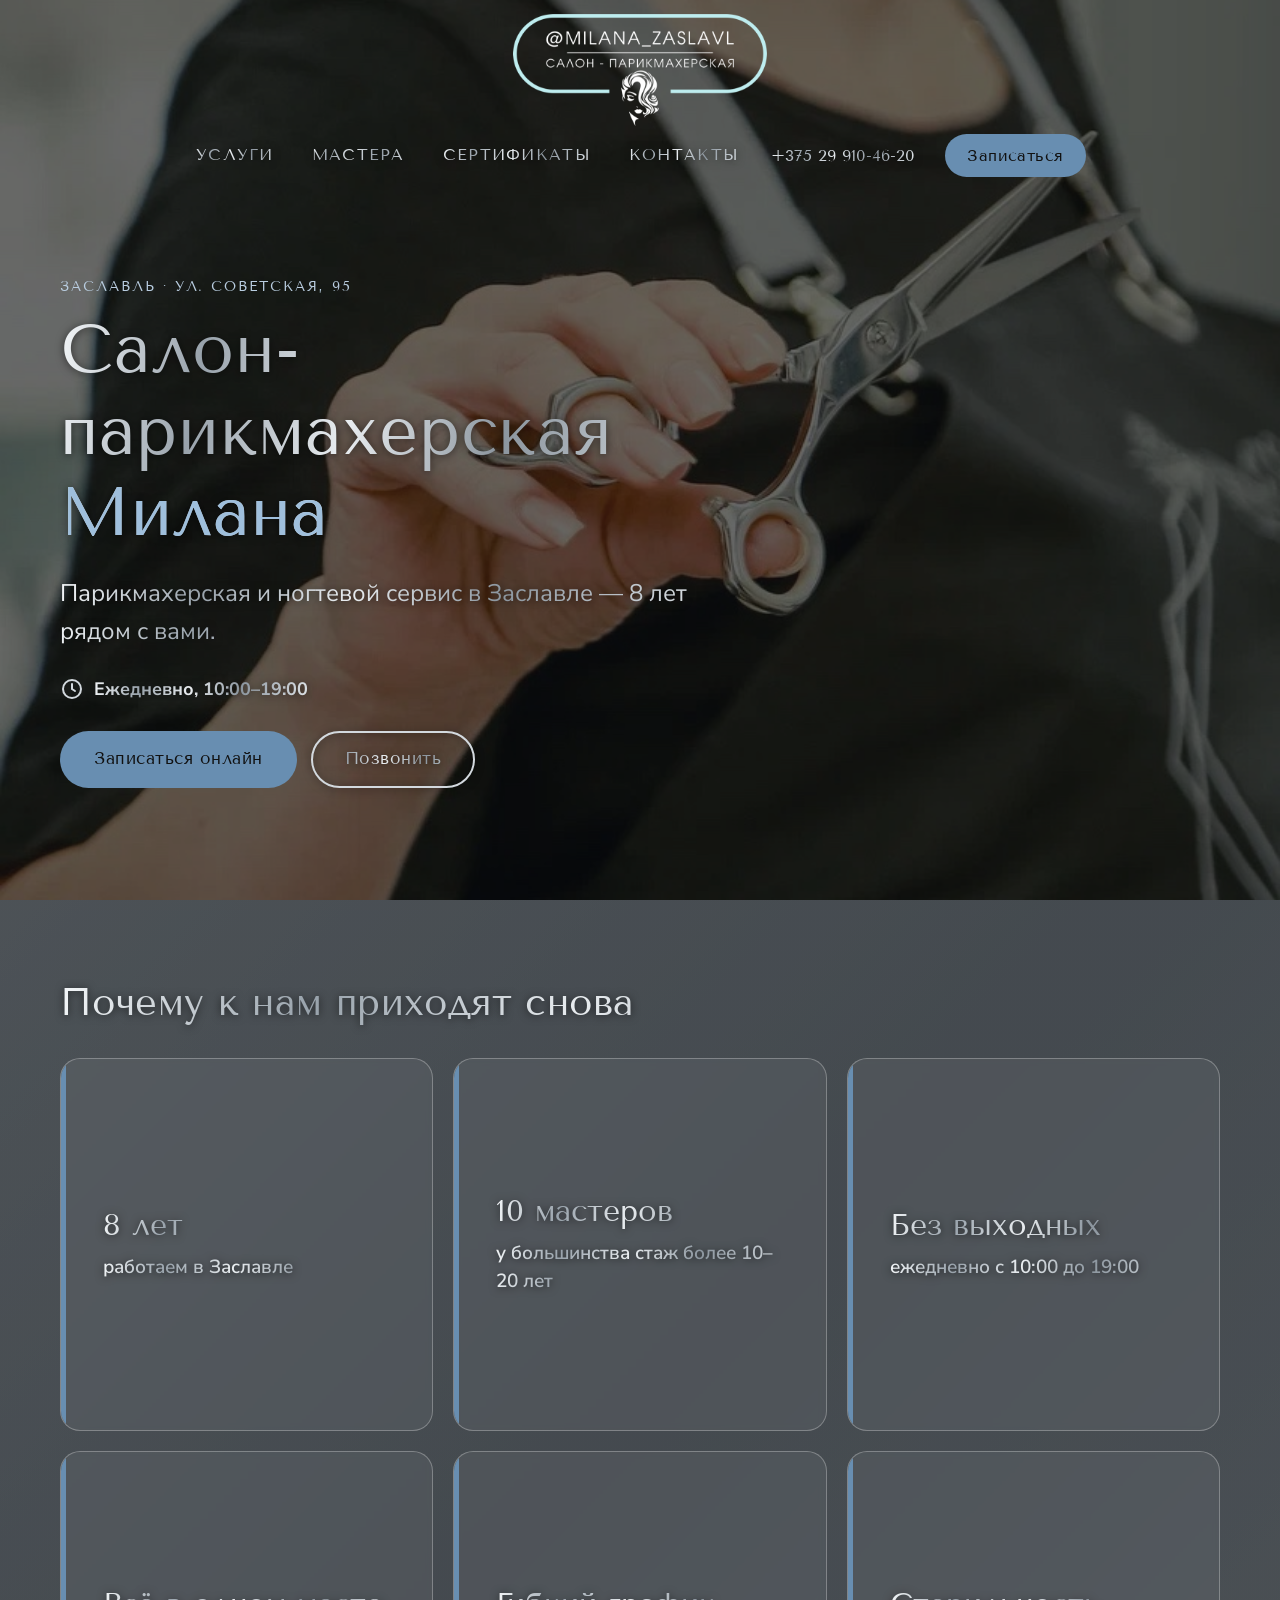
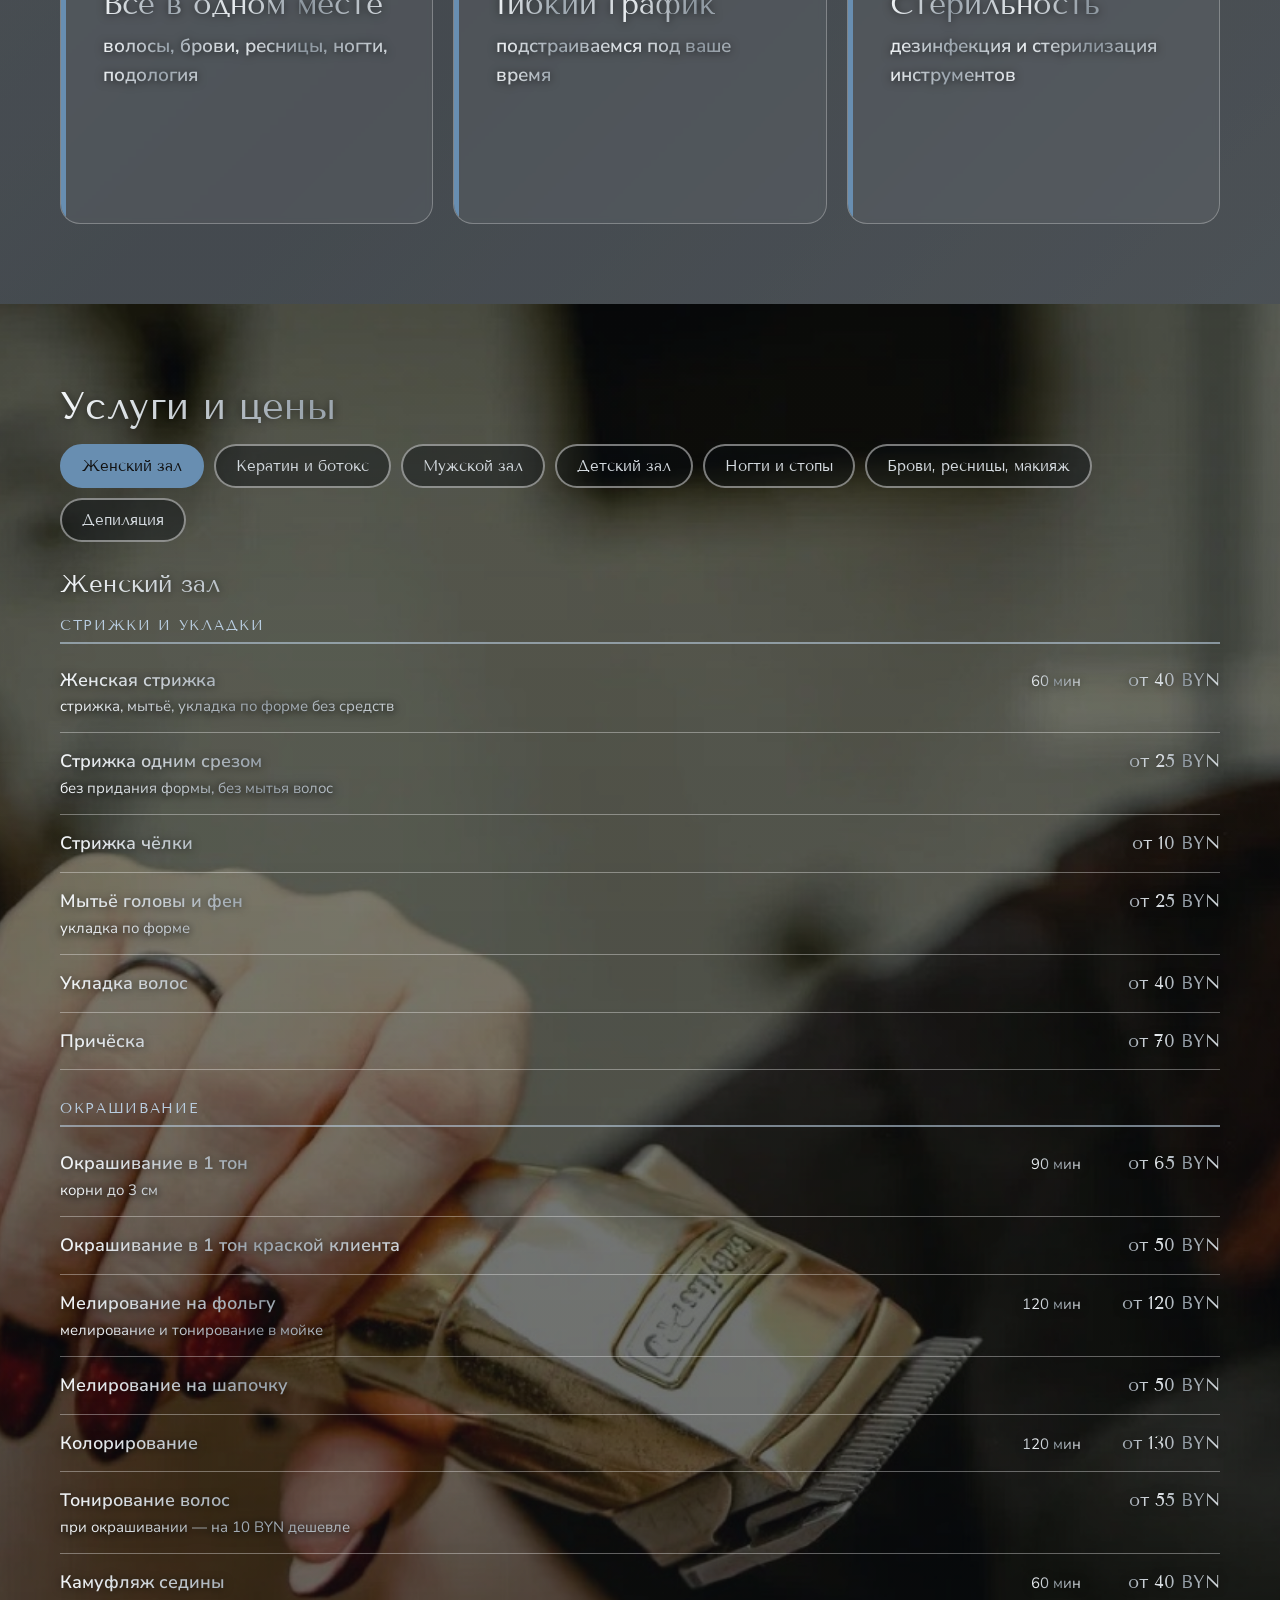
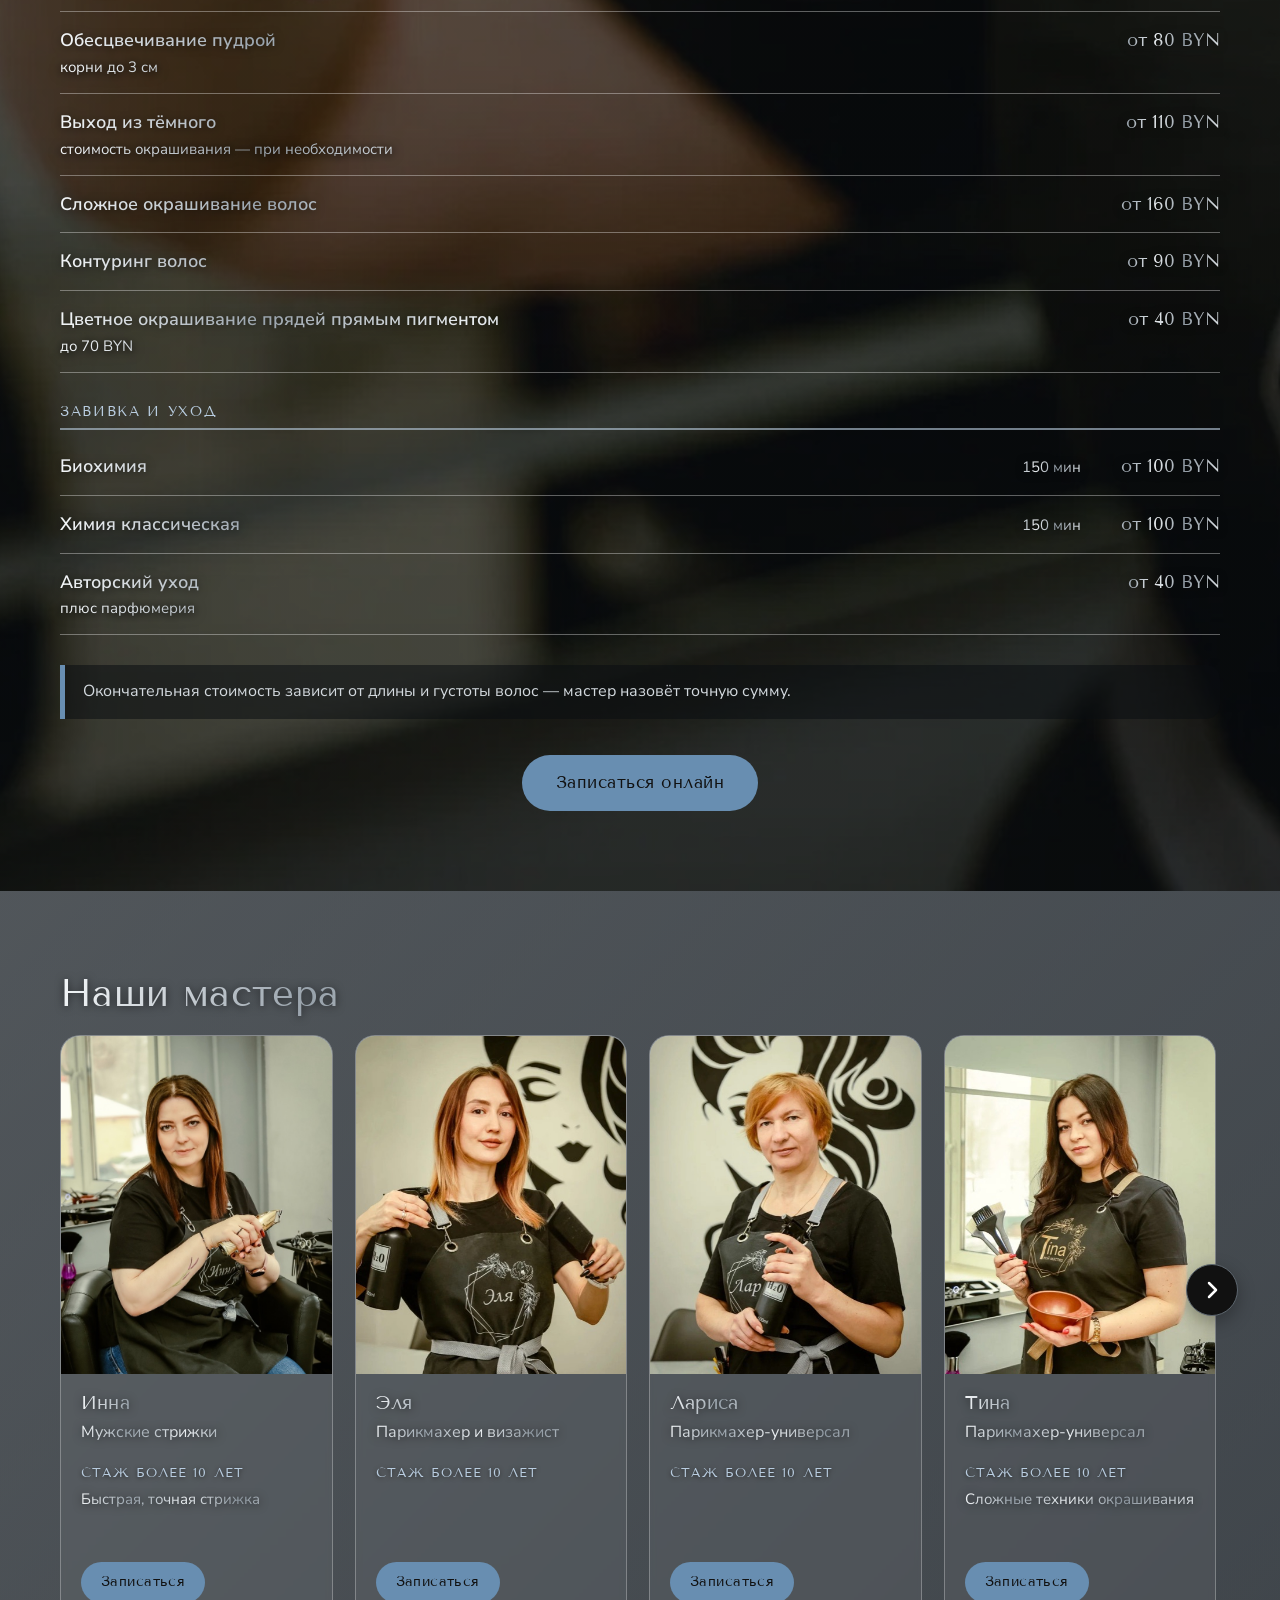
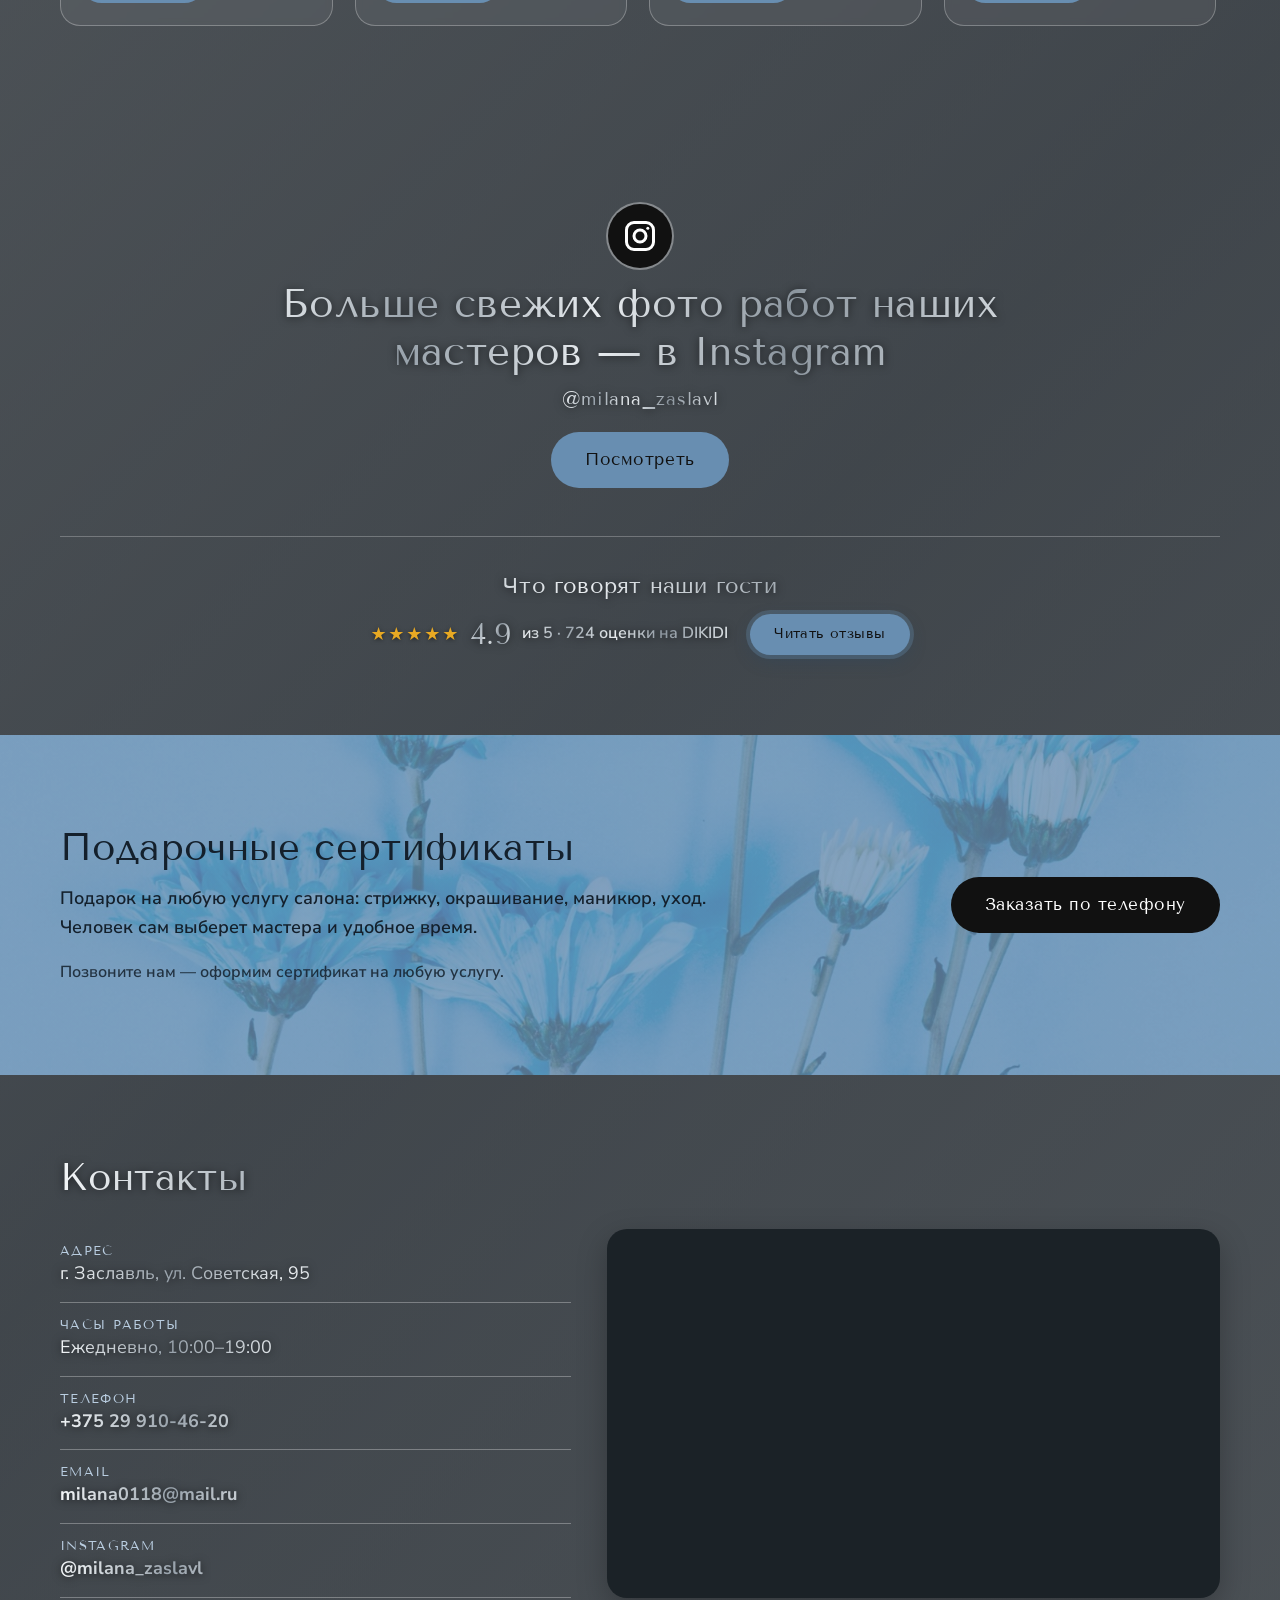
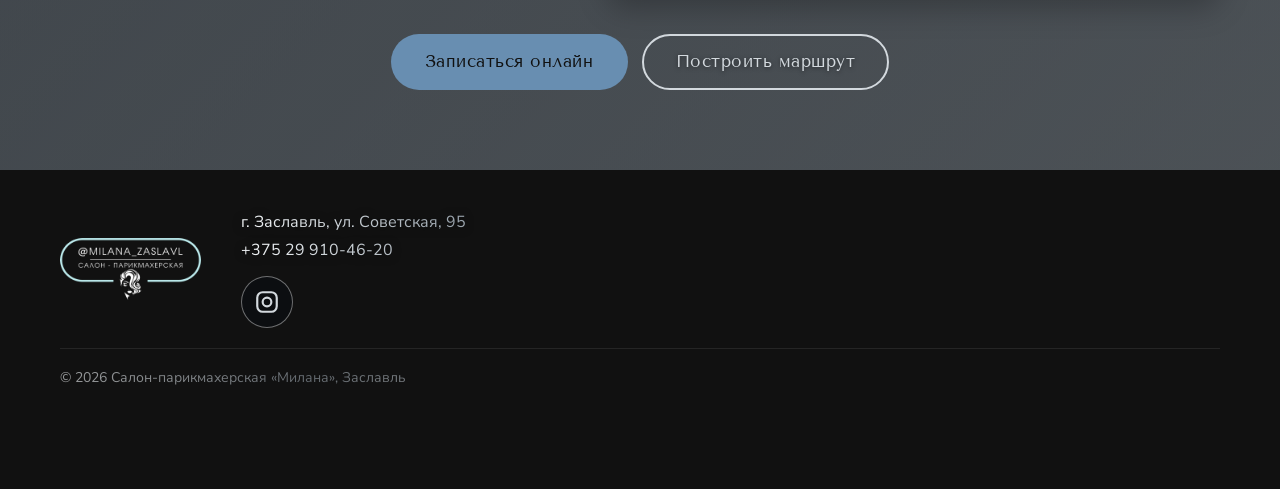
<file: index.html>
<!doctype html>
<html lang="ru">
<head>
  <meta charset="utf-8">
  <meta name="viewport" content="width=device-width, initial-scale=1">
  <title>Салон-парикмахерская Милана — Заславль, Советская 95 | Стрижки, окрашивание, маникюр</title>
  <meta name="description" content="Салон-парикмахерская «Милана» в Заславле: стрижки, окрашивание, маникюр, педикюр, брови и ресницы. 10 мастеров, 8 лет работы. Ежедневно 10:00–19:00. Онлайн-запись.">
  <meta name="theme-color" content="#688EB1">
  <meta property="og:type" content="website">
  <meta property="og:title" content="Салон-парикмахерская Милана — Заславль">
  <meta property="og:description" content="Парикмахерская и ногтевой сервис в Заславле — 8 лет рядом с вами. Онлайн-запись.">
  <meta property="og:image" content="https://milana-zaslavl.github.io/img/salon/hero.jpg">
  <link rel="icon" href="img/logo.png">
  <link rel="preconnect" href="https://fonts.googleapis.com">
  <link rel="preconnect" href="https://fonts.gstatic.com" crossorigin>
  <link href="https://fonts.googleapis.com/css2?family=Tenor+Sans&family=Nunito+Sans:wght@400;600;700&display=swap&subset=cyrillic" rel="stylesheet">
  <link rel="stylesheet" href="css/style.css?v=3">
  <script type="application/ld+json">
  {
    "@context": "https://schema.org",
    "@type": "HairSalon",
    "name": "Салон-парикмахерская Милана",
    "image": "https://milana-zaslavl.github.io/img/salon/hero.jpg",
    "telephone": "+375299104620",
    "email": "milana0118@mail.ru",
    "address": {"@type": "PostalAddress", "streetAddress": "ул. Советская, 95", "addressLocality": "Заславль", "addressCountry": "BY"},
    "openingHoursSpecification": {"@type": "OpeningHoursSpecification", "dayOfWeek": ["Monday","Tuesday","Wednesday","Thursday","Friday","Saturday","Sunday"], "opens": "10:00", "closes": "19:00"},
    "sameAs": ["https://www.instagram.com/milana_zaslavl"]
  }
  </script>
</head>
<body>
  <a class="skip" href="#main">К содержимому</a>

  <header class="header" id="top">
    <div class="wrap header__row">
      <a class="header__logo" href="#top" aria-label="Салон-парикмахерская Милана — на главную">
        <img src="img/logo-white.png" alt="Милана — салон-парикмахерская" width="140" height="62">
      </a>
      <nav class="nav" id="nav" aria-label="Основное меню">
        <a href="#services">Услуги</a>
        <a href="#masters">Мастера</a>
        <a href="#certificates">Сертификаты</a>
        <a href="#contacts">Контакты</a>
      </nav>
      <a class="header__phone" data-link="phone"><span data-bind="phoneDisplay"></span></a>
      <a class="btn btn--accent header__cta" data-link="dikidi" target="_blank" rel="noopener">Записаться</a>
      <button class="burger" id="burger" type="button" aria-label="Открыть меню" aria-expanded="false" aria-controls="nav"><span></span><span></span><span></span></button>
    </div>
  </header>

  <main id="main">
    <!-- Первый экран -->
    <section class="hero">
      <div class="wrap hero__text">
        <p class="eyebrow">Заславль · ул. Советская, 95</p>
        <h1>Салон-парикмахерская <span>Милана</span></h1>
        <p class="lead">Парикмахерская и ногтевой сервис в Заславле — 8 лет рядом с вами.</p>
        <p class="hours"><svg aria-hidden="true" viewBox="0 0 24 24"><circle cx="12" cy="12" r="9"/><path d="M12 7v5l3 2"/></svg><span data-bind="hours"></span></p>
        <div class="hero__btns">
          <a class="btn btn--accent btn--lg" data-link="dikidi" target="_blank" rel="noopener">Записаться онлайн</a>
          <a class="btn btn--ghost btn--lg" data-link="phone">Позвонить</a>
        </div>
      </div>
    </section>

    <!-- Почему мы -->
    <section class="section section--muted" id="why">
      <div class="wrap">
        <h2>Почему к нам приходят снова</h2>
        <ul class="why">
          <li><b>8 лет</b><span>работаем в Заславле</span></li>
          <li><b>10 мастеров</b><span>у большинства стаж более 10–20 лет</span></li>
          <li><b>Без выходных</b><span>ежедневно с 10:00 до 19:00</span></li>
          <li><b>Всё в одном месте</b><span>волосы, брови, ресницы, ногти, подология</span></li>
          <li><b>Гибкий график</b><span>подстраиваемся под ваше время</span></li>
          <li><b>Стерильность</b><span>дезинфекция и стерилизация инструментов</span></li>
        </ul>
      </div>
    </section>

    <!-- Услуги и цены -->
    <section class="section section--photo" id="services">
      <div class="wrap">
        <h2>Услуги и цены</h2>
        <div class="price-panel">
          <div class="tabs" id="tabs" role="tablist" aria-label="Разделы прайса"></div>
          <div class="panels" id="panels"><p class="loading">Загружаем прайс…</p></div>
        </div>
        <div class="center"><a class="btn btn--accent btn--lg" data-link="dikidi" target="_blank" rel="noopener">Записаться онлайн</a></div>
      </div>
    </section>

    <!-- Мастера -->
    <section class="section section--muted" id="masters">
      <div class="wrap">
        <h2>Наши мастера</h2>
        <div class="slider">
          <button class="slider__btn slider__btn--prev" id="mPrev" type="button" aria-label="Назад"><svg viewBox="0 0 24 24" aria-hidden="true"><path d="M15 5l-7 7 7 7"/></svg></button>
          <div class="masters" id="mastersList" tabindex="0" role="region" aria-label="Мастера салона, листайте вбок"></div>
          <button class="slider__btn slider__btn--next" id="mNext" type="button" aria-label="Вперёд"><svg viewBox="0 0 24 24" aria-hidden="true"><path d="M9 5l7 7-7 7"/></svg></button>
        </div>
      </div>
    </section>

    <!-- Галерея -->
    <section class="section section--insta" id="gallery">
      <div class="wrap insta-wrap">
      <div class="insta">
        <svg class="insta__icon" viewBox="0 0 24 24" aria-hidden="true"><rect x="3" y="3" width="18" height="18" rx="5"/><circle cx="12" cy="12" r="4"/><circle cx="17.2" cy="6.8" r="1" fill="currentColor" stroke="none"/></svg>
        <h2>Больше свежих фото работ наших мастеров — в Instagram</h2>
        <p class="insta__handle" data-bind="instagramHandle"></p>
        <a class="btn btn--dark btn--lg" data-link="instagram" target="_blank" rel="noopener" aria-label="Посмотреть работы в Instagram">Посмотреть</a>
      </div>
      <div class="reviews reviews--after" id="reviews">
        <h3 class="reviews__title">Что говорят наши гости</h3>
        <div class="reviews__rating">
          <span class="reviews__stars" aria-hidden="true">★★★★★</span>
          <b class="reviews__score" data-bind="rating"></b>
          <span class="reviews__count">из 5 · <span data-bind="ratingCount"></span> оценки на DIKIDI</span>
        </div>
        <a class="btn btn--accent btn--glow" data-link="reviews" target="_blank" rel="noopener">Читать отзывы</a>
      </div>
      </div>
    </section>

    <div class="flowers">
      <!-- Сертификаты -->
      <section class="section section--cert" id="certificates">
        <div class="wrap cert">
          <div>
            <h2>Подарочные сертификаты</h2>
            <p>Подарок на любую услугу салона: стрижку, окрашивание, маникюр, уход. Человек сам выберет мастера и удобное время.</p>
            <p class="cert__small">Заказать сертификат можно в Telegram — напишите нам, и мы всё оформим.</p>
          </div>
          <a class="btn btn--accent btn--lg" id="certBtn" target="_blank" rel="noopener">Заказать сертификат</a>
        </div>
      </section>

    </div>

    <!-- Контакты -->
    <section class="section section--muted" id="contacts">
      <div class="wrap">
        <h2>Контакты</h2>
        <div class="contacts">
          <ul class="contacts__list">
            <li><span class="k">Адрес</span><span data-bind="address"></span></li>
            <li><span class="k">Часы работы</span><span data-bind="hours"></span></li>
            <li><span class="k">Телефон</span><a data-link="phone"><span data-bind="phoneDisplay"></span></a></li>
            <li><span class="k">Email</span><a data-link="email"><span data-bind="email"></span></a></li>
            <li><span class="k">Instagram</span><a data-link="instagram" target="_blank" rel="noopener"><span data-bind="instagramHandle"></span></a></li>
            <li data-needs="telegram"><span class="k">Telegram</span><a data-link="telegram" target="_blank" rel="noopener">Написать в Telegram</a></li>
          </ul>
          <div class="map" id="map" role="region" aria-label="Карта проезда"></div>
        </div>
        <div class="center">
          <a class="btn btn--accent btn--lg" data-link="dikidi" target="_blank" rel="noopener">Записаться онлайн</a>
          <a class="btn btn--ghost btn--lg" id="routeBtn" target="_blank" rel="noopener">Построить маршрут</a>
        </div>
      </div>
    </section>
  </main>

  <footer class="footer">
    <div class="wrap footer__row">
      <img src="img/logo-white.png" alt="Милана — салон-парикмахерская" width="150" height="66">
      <div class="footer__col">
        <span data-bind="address"></span>
        <a data-link="phone"><span data-bind="phoneDisplay"></span></a>
        <a class="footer__insta" data-link="instagram" target="_blank" rel="noopener" aria-label="Мы в Instagram"><svg width="26" height="26" viewBox="0 0 24 24" aria-hidden="true"><rect x="3" y="3" width="18" height="18" rx="5"/><circle cx="12" cy="12" r="4"/><circle cx="17.2" cy="6.8" r="1" fill="currentColor" stroke="none"/></svg></a>
      </div>
      <p class="footer__copy">© <span id="year"></span> Салон-парикмахерская «Милана», Заславль</p>
    </div>
  </footer>

  <!-- Плавающая панель на телефоне -->
  <div class="dock" id="dock">
    <a class="btn btn--accent" data-link="dikidi" target="_blank" rel="noopener">Записаться</a>
    <a class="dock__icon" data-link="phone" aria-label="Позвонить"><svg viewBox="0 0 24 24" aria-hidden="true"><path d="M5 4h4l2 5-2.5 1.5a11 11 0 0 0 5 5L15 13l5 2v4a2 2 0 0 1-2 2A16 16 0 0 1 3 6a2 2 0 0 1 2-2z"/></svg></a>
    <a class="dock__icon" data-link="telegram" data-needs="telegram" target="_blank" rel="noopener" aria-label="Написать в Telegram"><svg viewBox="0 0 24 24" aria-hidden="true"><path d="M21 4 3 11l5 2 2 6 3-4 5 4z"/></svg></a>
  </div>

  <button class="to-top" id="to-top" type="button" aria-label="Наверх" hidden><svg viewBox="0 0 24 24" aria-hidden="true"><path d="M6 14l6-6 6 6"/></svg></button>

  <script src="data/fallback.js"></script>
  <script src="js/main.js?v=3"></script>
</body>
</html>
</file>
<file: css/style.css>
:root {
  --color-accent: #688EB1;
  --color-accent-soft: #B9CDE0;
  --color-dark: #111111;
  --color-light: #FFFFFF;
  --color-muted: #cfd6db;
  --color-text: #1b1b1b;
  --color-text-2: #1f2a33;
  --color-line: #7f8991;
  --metal: linear-gradient(180deg, #c9d0d5 0%, #98a1a9 42%, #bcc4ca 58%, #7f8991 100%);
  --metal-wide: linear-gradient(135deg, #c9d0d5 0%, #a2abb2 25%, #c4cbd0 50%, #98a1a9 75%, #bcc4ca 100%);
  --radius: 20px;
  --font-head: "Tenor Sans", "Montserrat", system-ui, sans-serif;
  --font-body: "Nunito Sans", system-ui, sans-serif;
}

*, *::before, *::after { box-sizing: border-box; }
[hidden] { display: none !important; }
html { scroll-behavior: smooth; scroll-padding-top: 104px; }
body {
  margin: 0; background: #b4bcc3 var(--metal-wide); color: var(--color-text);
  font: 400 18px/1.6 var(--font-body);
  -webkit-text-size-adjust: 100%;
}
img { max-width: 100%; height: auto; display: block; }
a { color: inherit; }
h1, h2, h3 { font-family: var(--font-head); line-height: 1.2; margin: 0; letter-spacing: .01em; }
h2 { font-size: clamp(26px, 4vw, 38px); margin-bottom: 14px; font-weight: 600; }
p { margin: 0 0 1em; }
:focus-visible { outline: 3px solid var(--color-dark); outline-offset: 3px; border-radius: 6px; }

.wrap { width: min(1160px, 100% - 32px); margin-inline: auto; }
.skip { position: absolute; left: -999px; top: 8px; background: var(--color-dark); color: #fff; padding: 8px 14px; border-radius: 8px; z-index: 100; }
.skip:focus { left: 8px; }
.center { text-align: center; margin-top: 36px; display: flex; gap: 14px; justify-content: center; flex-wrap: wrap; }

/* Кнопки */
.btn {
  display: inline-flex; align-items: center; justify-content: center;
  padding: 12px 24px; border-radius: 999px; border: 2px solid transparent;
  font: 400 16px/1.2 var(--font-head); text-decoration: none; cursor: pointer;
  transition: background .2s, color .2s, border-color .2s, transform .2s; white-space: nowrap;
}
.btn--accent { background: var(--color-accent); color: var(--color-dark); }
.btn--accent:hover { background: var(--color-dark); color: #fff; }
.btn--ghost { border-color: var(--color-dark); color: var(--color-dark); background: transparent; }
.btn--ghost:hover { background: var(--color-dark); color: #fff; }
.section--dark .btn--accent:hover { background: #fff; color: var(--color-dark); }
.btn--lg { padding: 16px 32px; font-size: 17px; }

/* Шапка */
.header { position: fixed; top: 0; left: 0; right: 0; z-index: 50; color: #fff; background: transparent; transition: background .3s, backdrop-filter .3s; }
.header.is-scrolled { background: rgba(10,14,18,.32); -webkit-backdrop-filter: blur(4px); backdrop-filter: blur(4px); }
.header.menu-open { background: rgba(10,14,18,.78); -webkit-backdrop-filter: blur(10px); backdrop-filter: blur(10px); }
.header__row { position: relative; display: flex; flex-wrap: wrap; align-items: center; justify-content: center; gap: 8px 30px; padding: 14px 0 12px; }
.header__logo { flex: 0 0 100%; display: flex; justify-content: center; }
.header__logo img { height: 112px; width: auto; transition: height .3s; }
.nav { display: flex; gap: 34px; }
.header .nav a, .header__phone { text-shadow: 0 1px 8px rgba(0,0,0,.5); }
.nav a { text-decoration: none; font: 400 16px var(--font-head); text-transform: uppercase; letter-spacing: .08em; padding: 8px 2px; border-bottom: 2px solid transparent; }
.nav a:hover { border-color: var(--color-accent); }
.header__phone { text-decoration: none; font: 400 16px var(--font-head); white-space: nowrap; }
.header__phone:hover { color: var(--color-accent); }
.header__cta { padding: 10px 20px; }
.burger { display: none; width: 44px; height: 44px; border: 0; background: transparent; padding: 10px; cursor: pointer; flex-direction: column; justify-content: center; gap: 5px; }
.burger span { display: block; height: 2px; background: #fff; border-radius: 2px; transition: transform .2s, opacity .2s; }
.burger[aria-expanded="true"] span:nth-child(1) { transform: translateY(7px) rotate(45deg); }
.burger[aria-expanded="true"] span:nth-child(2) { opacity: 0; }
.burger[aria-expanded="true"] span:nth-child(3) { transform: translateY(-7px) rotate(-45deg); }

/* Первый экран */
.hero { position: relative; min-height: 100vh; min-height: 100svh; display: flex; align-items: center; padding: 230px 0 64px; overflow: hidden; background: var(--color-dark); color: #fff; }
.hero::after { content: ""; position: absolute; inset: 0; background: linear-gradient(90deg, rgba(10,14,18,.82) 0%, rgba(10,14,18,.6) 45%, rgba(10,14,18,.2) 100%); }
.hero__text { position: relative; z-index: 1; }
.hero__text > * { max-width: 640px; }
.eyebrow { font: 400 14px var(--font-head); letter-spacing: .14em; text-transform: uppercase; color: var(--color-accent-soft); margin-bottom: 14px; }
.hero h1 { font-size: clamp(27px, 7.4vw, 68px); overflow-wrap: anywhere; font-weight: 700; margin-bottom: 20px; }
.hero h1 span { display: block; color: var(--color-accent); }
.lead { font-size: clamp(19px, 2.2vw, 24px); color: #e8eef2; }
.hours { display: flex; align-items: center; gap: 10px; font-weight: 700; margin-bottom: 28px; }
.hours svg { width: 24px; height: 24px; fill: none; stroke: #fff; stroke-width: 2; stroke-linecap: round; }
.hero__btns { display: flex; gap: 14px; flex-wrap: wrap; }
.hero .btn--accent:hover { background: #fff; color: var(--color-dark); }
.hero .btn--ghost { border-color: #fff; color: #fff; }
.hero .btn--ghost:hover { background: #fff; color: var(--color-dark); }

/* Секции */
.section { padding: 80px 0; }
.section--muted { background: linear-gradient(135deg, #dde2e6 0%, #bcc4ca 50%, #d6dce0 100%); }
.section--dark { background: var(--color-dark); color: #fff; }
.section__lead { color: var(--color-text-2); max-width: 40em; margin-bottom: 32px; }

/* Почему мы */
.why { list-style: none; margin: 32px 0 0; padding: 0; display: grid; grid-template-columns: repeat(3, 1fr); gap: 20px; }
.why li { background: var(--metal); border-radius: var(--radius); padding: 26px 26px 24px; border: 1px solid var(--color-line); display: flex; flex-direction: column; gap: 4px; position: relative; overflow: hidden; }
.why li::before { content: ""; position: absolute; left: 0; top: 0; bottom: 0; width: 5px; background: var(--color-accent); }
.why b { font: 400 22px var(--font-head); }
.why span { color: var(--color-text-2); }

/* Прайс на фоне фото */
.section--photo { background: linear-gradient(rgba(10,14,18,.5), rgba(10,14,18,.68)), url("../img/salon/bg-services.jpg") center 42% / cover no-repeat; color: #fff; }
.section--photo h2 { color: #fff; }
.section--photo .section__lead { color: #e3e9ed; }
.price-panel { background: none; padding: 0; border: 0; box-shadow: none; }
.section--photo { --color-line: rgba(255,255,255,.35); }
.section--photo .panel h3, .section--photo .row__name, .section--photo .row__price { color: #fff; text-shadow: 0 1px 6px rgba(0,0,0,.6); }
.section--photo .row__note, .section--photo .row__time { color: #dbe3e8; text-shadow: 0 1px 6px rgba(0,0,0,.6); }
.section--photo .group__title { color: var(--color-accent-soft); border-bottom-color: rgba(185,205,224,.6); }
.section--photo .panel__note { background: rgba(10,14,18,.55); color: #fff; border-left-color: var(--color-accent); }
.section--photo .loading { color: #fff; }
.section--photo .tab { background: rgba(10,14,18,.45); border-color: rgba(255,255,255,.45); color: #fff; }
.section--photo .tab:hover { border-color: var(--color-accent); }
.section--photo .tab[aria-selected="true"] { background: var(--color-accent); border-color: var(--color-accent); color: var(--color-dark); }
.section--photo .center .btn--accent:hover { background: #fff; color: var(--color-dark); }
@media (max-width: 600px) { .tabs { margin-inline: -16px; padding-inline: 16px; } }

/* Прайс */
.tabs { display: flex; gap: 10px; flex-wrap: wrap; margin-bottom: 28px; }
.tab { font: 400 15px var(--font-head); padding: 11px 20px; border-radius: 999px; border: 2px solid var(--color-line); background: var(--metal); color: var(--color-dark); cursor: pointer; transition: all .2s; }
.tab:hover { border-color: var(--color-accent); }
.tab[aria-selected="true"] { background: var(--color-dark); border-color: var(--color-dark); color: #fff; }
.panel[hidden] { display: none; }
.panel h3 { font-size: 24px; margin-bottom: 18px; font-weight: 600; }
.group { margin-bottom: 30px; }
.group__title { font: 400 14px var(--font-head); text-transform: uppercase; letter-spacing: .12em; color: #2B4560; margin-bottom: 8px; padding-bottom: 8px; border-bottom: 2px solid var(--color-accent-soft); }
.rows { list-style: none; margin: 0; padding: 0; }
.row { display: grid; grid-template-columns: 1fr auto auto; gap: 8px 22px; align-items: baseline; padding: 14px 0; border-bottom: 1px solid var(--color-line); }
.row__name { font-weight: 600; }
.row__note { display: block; font-weight: 400; font-size: 15px; color: var(--color-text-2); }
.row__time { color: var(--color-text-2); font-size: 15px; white-space: nowrap; text-align: right; min-width: 5.5em; }
.row__price { font: 400 18px var(--font-head); white-space: nowrap; text-align: right; min-width: 6.5em; }
.panel__note { background: var(--color-muted); border-left: 5px solid var(--color-accent); border-radius: 0 14px 14px 0; padding: 14px 18px; color: var(--color-text-2); font-size: 16px; margin-top: 6px; }
.loading { color: var(--color-text-2); }

/* Мастера */
.slider { position: relative; }
.masters { display: flex; gap: 22px; overflow-x: auto; scroll-snap-type: x mandatory; scroll-behavior: smooth; padding: 4px 2px 18px; scrollbar-width: thin; scrollbar-color: #5d666e transparent; -webkit-overflow-scrolling: touch; }
.masters .master { flex: 0 0 calc((100% - 66px) / 4); scroll-snap-align: start; }
.slider__btn { position: absolute; top: 38%; z-index: 2; width: 52px; height: 52px; border-radius: 50%; border: 1px solid #5d666e; background: var(--color-dark); color: #fff; cursor: pointer; display: grid; place-items: center; box-shadow: 0 6px 18px rgba(0,0,0,.3); transition: opacity .2s, background .2s; }
.slider__btn:hover { background: var(--color-accent); color: var(--color-dark); }
.slider__btn svg { width: 24px; height: 24px; fill: none; stroke: currentColor; stroke-width: 2.5; stroke-linecap: round; stroke-linejoin: round; }
.slider__btn--prev { left: -18px; }
.slider__btn--next { right: -18px; }
.slider__btn[disabled] { opacity: 0; pointer-events: none; }
.master { background: var(--metal); border-radius: var(--radius); overflow: hidden; border: 1px solid var(--color-line); display: flex; flex-direction: column; }
.master__photo { aspect-ratio: 4 / 5; background: var(--color-accent-soft); overflow: hidden; }
.master__photo img { width: 100%; height: 100%; object-fit: cover; object-position: top; }
.master__photo--empty { display: grid; place-items: center; background: linear-gradient(135deg, var(--color-accent-soft), #dbe6f0); font: 400 72px var(--font-head); color: var(--color-dark); }
.master__body { padding: 18px 20px 22px; display: flex; flex-direction: column; gap: 6px; flex: 1; }
.master h3 { font-size: 19px; font-weight: 700; }
.master__role { color: var(--color-text-2); font-size: 16px; line-height: 1.4; }
.master__exp { font: 400 13px var(--font-head); text-transform: uppercase; letter-spacing: .08em; color: #2B4560; }
.master__note { font-size: 15px; color: var(--color-text); }
.master .btn { margin-top: auto; padding: 10px 18px; font-size: 14px; align-self: flex-start; }
.master__body > .master__note + .btn, .master__body > .master__exp + .btn { margin-top: 14px; }
.master__spacer { flex: 1; }

/* Галерея */
.gallery { display: grid; grid-template-columns: repeat(4, 1fr); grid-auto-rows: 220px; grid-auto-flow: dense; gap: 14px; margin-top: 28px; }
.gallery figure { margin: 0; border-radius: var(--radius); overflow: hidden; background: var(--color-muted); }
.gallery img { width: 100%; height: 100%; object-fit: cover; transition: transform .5s; }
.gallery figure:hover img { transform: scale(1.04); }
.g--tall { grid-row: span 2; }

.insta { position: relative; z-index: 1; display: flex; flex-direction: column; align-items: center; text-align: center; gap: 12px; }
.insta h2 { max-width: 20em; margin: 0; font-size: clamp(26px, 4vw, 40px); }
.insta__icon { width: 64px; height: 64px; padding: 14px; border-radius: 50%; background: var(--color-dark); color: #fff; fill: none; stroke: currentColor; stroke-width: 2; }
.insta__handle { font: 400 18px var(--font-head); margin: 0 0 10px; letter-spacing: .04em; }
.btn--dark { background: var(--color-dark); color: #fff; }
.btn--dark:hover { background: #fff; color: var(--color-dark); }


/* Сертификаты */
.cert { display: flex; align-items: center; justify-content: space-between; gap: 32px; flex-wrap: wrap; }
.cert > div { max-width: 40em; }
.cert h2 { color: #fff; }
.cert p { color: #d5dde3; }
.cert__small { font-size: 16px; opacity: .85; margin: 0; }

/* Стерильность */
.clean { max-width: 760px; text-align: center; }
.clean p { color: var(--color-text-2); font-size: 20px; }

/* Контакты */
.contacts { display: grid; grid-template-columns: 1fr 1.2fr; gap: 36px; margin-top: 28px; align-items: stretch; }
.contacts__list { list-style: none; margin: 0; padding: 0; display: flex; flex-direction: column; }
.contacts__list li { display: flex; flex-direction: column; padding: 14px 0; border-bottom: 1px solid var(--color-line); }
.contacts__list .k { font: 400 13px var(--font-head); letter-spacing: .1em; text-transform: uppercase; color: #2B4560; }
.contacts__list a { text-decoration: none; font-weight: 700; }
.contacts__list a:hover { text-decoration: underline; }
.map { border-radius: var(--radius); overflow: hidden; min-height: 360px; background: #1b2227; position: relative; box-shadow: 0 10px 30px rgba(0,0,0,.25); }
.map iframe { position: absolute; inset: 0; width: 100%; height: 100%; border: 0; filter: invert(1) hue-rotate(180deg) brightness(.92) contrast(.95) saturate(.7); }

/* Подвал */
.footer { background: var(--color-dark); color: #d5dde3; padding: 40px 0 100px; font-size: 16px; }
.footer__row { display: grid; grid-template-columns: auto 1fr; gap: 20px 40px; align-items: center; }
.footer img { height: 62px; width: auto; }
.footer__col { display: flex; flex-direction: column; gap: 2px; }
.footer a { text-decoration: none; }
.footer a:hover { color: var(--color-accent); }
.footer__copy { grid-column: 1 / -1; margin: 0; font-size: 14px; opacity: .6; border-top: 1px solid #333; padding-top: 18px; }

/* Нижняя панель (телефон) */
.dock { display: none; }

@media (max-width: 1000px) {
  .masters .master { flex-basis: calc((100% - 44px) / 3); }
  .header__phone { display: none; }
}
@media (max-width: 860px) {
  body { font-size: 17px; }
  .section { padding: 56px 0; }
  .burger { display: flex; position: absolute; right: -8px; top: 14px; }
  .header__logo img { height: 76px; }
  .nav { display: none; position: absolute; top: 100%; left: 0; right: 0; background: rgba(10,14,18,.92); flex-direction: column; gap: 0; padding: 8px 16px 16px; border-bottom: 1px solid rgba(255,255,255,.2); }
  .nav.is-open { display: flex; }
  .nav a { padding: 14px 4px; font-size: 17px; border-bottom: 1px solid rgba(255,255,255,.2); }
  .hero { padding: 170px 0 48px; }
  .hero::after { background: linear-gradient(180deg, rgba(10,14,18,.55), rgba(10,14,18,.8)); }
  .why { grid-template-columns: repeat(2, 1fr); }
  .masters .master { flex-basis: calc((100% - 22px) / 2); }
  .slider__btn--prev { left: -6px; }
  .slider__btn--next { right: -6px; }
  .gallery { grid-template-columns: repeat(2, 1fr); grid-auto-rows: 180px; }
  .contacts { grid-template-columns: 1fr; }
  .map { min-height: 300px; }
}
@media (max-width: 600px) {
  .header__logo img { height: 64px; }
  .header__cta { display: none; }
  .hero { padding-top: 120px; }
  .hero__btns .btn { flex: 1 1 100%; }
  .why { grid-template-columns: 1fr; }
  .masters { gap: 12px; }
  .masters .master { flex-basis: 74%; }
  .slider__btn { display: none; }
  .master__body { padding: 14px 14px 18px; }
  .master h3 { font-size: 16px; }
  .master__role { font-size: 14px; }
  .master__note { font-size: 14px; }
  .master .btn { padding: 9px 14px; font-size: 13px; }
  .row { grid-template-columns: 1fr auto; }
  .row__time { grid-column: 1; grid-row: 2; text-align: left; }
  .row__price { grid-row: 1 / span 2; grid-column: 2; align-self: center; min-width: 0; }
  .tabs { flex-wrap: nowrap; overflow-x: auto; margin-inline: -16px; padding: 0 16px 8px; scrollbar-width: none; }
  .tab { white-space: nowrap; flex: none; }
  .footer__row { grid-template-columns: 1fr; }
  .cert .btn { width: 100%; }
  .dock { display: flex; position: fixed; z-index: 60; left: 12px; right: 12px; bottom: 12px; gap: 10px; align-items: center; background: var(--metal); border: 1px solid #5d666e; border-radius: 999px; padding: 8px; box-shadow: 0 10px 30px rgba(0,0,0,.18); }
  .dock .btn { flex: 1; }
  .dock__icon { width: 46px; height: 46px; border-radius: 50%; background: var(--color-dark); display: grid; place-items: center; }
  .dock__icon svg { width: 22px; height: 22px; fill: none; stroke: #fff; stroke-width: 2; stroke-linejoin: round; }
}
@media (prefers-reduced-motion: reduce) {
  html, .masters { scroll-behavior: auto; }
  * { transition: none !important; }
}

/* ===== Металлический текст вместо белого ===== */
:root {
  --metal-text: linear-gradient(100deg, #f4f7f9 0%, #98a2ab 22%, #e9edf0 45%, #8b959e 68%, #dde2e6 100%);
  --metal-solid: #d3d9de;
}
.header .nav a, .header__phone,
.hero h1, .lead, .hours span, .hero .btn--ghost,
.section--photo h2, .section--photo .section__lead,
.section--photo .panel h3, .section--photo .row__name, .section--photo .row__price,
.section--photo .row__note, .section--photo .row__time, .section--photo .loading,
.cert h2, .cert p,
.footer__col > span, .footer__col a, .footer__copy {
  background: var(--metal-text);
  -webkit-background-clip: text; background-clip: text;
  color: transparent; -webkit-text-fill-color: transparent;
  text-shadow: none;
  filter: drop-shadow(0 1px 4px rgba(0,0,0,.55));
}
.hero h1 span { -webkit-text-fill-color: var(--color-accent); background: none; filter: none; }
.header .nav a:hover, .header__phone:hover, .footer a:hover { -webkit-text-fill-color: var(--color-accent); }
.hero .btn--ghost { border-color: var(--metal-solid); }
.hero .btn--ghost:hover { background: var(--metal-text); -webkit-background-clip: border-box; background-clip: border-box; -webkit-text-fill-color: var(--color-dark); filter: none; }
.footer__copy { filter: none; }
.hours svg { stroke: var(--metal-solid); }
.burger span { background: var(--metal-solid); }
.section--photo .tab { color: var(--metal-solid); }
.section--photo .tab[aria-selected="true"] { color: var(--color-dark); }
.section--photo .panel__note { color: var(--metal-solid); }
.section--photo .tab:hover { color: #fff; }
@media (max-width: 600px) { .header .nav a { filter: none; } }

/* Сертификаты на фоне с цветами */
.section--cert { padding: 90px 0; }
.section--cert .cert h2, .section--cert .cert p { background: none; -webkit-background-clip: border-box; background-clip: border-box; color: #14202c; -webkit-text-fill-color: #14202c; filter: none; }
.section--cert .cert p { font-weight: 600; }
.section--cert .btn--accent { background: var(--color-dark); color: #fff; }
.section--cert .btn--accent:hover { background: #fff; color: var(--color-dark); }

/* Один общий фон с цветами на сертификаты и отзывы */
.flowers { background: linear-gradient(rgba(104,142,177,.8), rgba(104,142,177,.8)), url("../img/salon/bg-certificates.jpg") center 80% / cover no-repeat, #688EB1; }

/* Компактный блок отзывов под мастерами */
.reviews { display: flex; align-items: center; justify-content: center; gap: 10px 18px; flex-wrap: wrap; margin-top: 24px; text-align: center; }
.reviews p { margin: 0; font-size: 16px; font-weight: 600; color: var(--color-text); }
.reviews__stars { font-size: 18px; letter-spacing: .1em; color: #d99a12; }
.reviews .btn { padding: 10px 22px; font-size: 14px; }
.btn--glow { box-shadow: 0 0 0 4px rgba(104,142,177,.3), 0 6px 16px rgba(43,69,96,.4); }

/* Фото с ножницами — один фиксированный фон: при прокрутке страница «скользит» поверх него */
:root { --scissors: url("../img/salon/hero-scissors.jpg"); }
.hero { background: var(--color-dark) var(--scissors) 60% 25% / cover fixed; }
.section--muted { background: linear-gradient(rgba(208,215,220,.86), rgba(208,215,220,.86)), var(--scissors) 60% 25% / cover fixed; }
@media (hover: none) and (pointer: coarse) {
  /* на телефонах fixed работает рывками — там фон едет вместе со страницей */
  .hero { background-attachment: scroll; }
  .section--muted { background-attachment: scroll; }
}

/* Блок Instagram — без цветного фона: тот же фиксированный фон с ножницами */
.section--insta { background: linear-gradient(rgba(208,215,220,.86), rgba(208,215,220,.86)), var(--scissors) 60% 25% / cover fixed; color: var(--color-dark); }
@media (hover: none) and (pointer: coarse) { .section--insta { background-attachment: scroll; } }


/* Без светлой вуали: фото с ножницами видно, текст — металлический */
.section--muted, .section--insta { background: linear-gradient(rgba(10,14,18,.62), rgba(10,14,18,.62)), var(--scissors) 60% 25% / cover fixed; color: #fff; }
.section--muted h2, .section--insta h2, .insta__handle, .reviews p,
.contacts__list li > span:not(.k), .contacts__list a {
  background: var(--metal-text);
  -webkit-background-clip: text; background-clip: text;
  color: transparent; -webkit-text-fill-color: transparent;
  filter: drop-shadow(0 1px 4px rgba(0,0,0,.6));
}
.contacts__list a:hover { -webkit-text-fill-color: var(--color-accent); text-decoration: none; }
.contacts__list .k { color: #B9CDE0; }
.contacts__list li { border-bottom-color: rgba(255,255,255,.3); }
.section--insta .btn--dark { background: var(--color-accent); color: var(--color-dark); }
.section--insta .btn--dark:hover { background: #fff; }
.insta__icon { box-shadow: 0 0 0 2px rgba(255,255,255,.35); }
.reviews__stars { text-shadow: 0 1px 4px rgba(0,0,0,.5); color: #e8a923; }
@media (hover: none) and (pointer: coarse) { .section--muted, .section--insta { background-attachment: scroll; } }
.why li, .master { color: var(--color-text); }
.why li b, .master h3 { color: var(--color-dark); }

/* Затемнение первого экрана = затемнению следующих разделов, чтобы между ними не было шва */
.hero::after { background: rgba(10,14,18,.62); }

/* Блок «Что говорят наши гости» с рейтингом */
.reviews__title { flex: 0 0 100%; font-size: 22px; margin: 0; background: var(--metal-text); -webkit-background-clip: text; background-clip: text; color: transparent; -webkit-text-fill-color: transparent; filter: drop-shadow(0 1px 4px rgba(0,0,0,.6)); }
.reviews__rating { display: flex; align-items: center; gap: 10px; flex-wrap: wrap; justify-content: center; }
.reviews__score { font: 400 30px/1 var(--font-head); background: var(--metal-text); -webkit-background-clip: text; background-clip: text; color: transparent; -webkit-text-fill-color: transparent; filter: drop-shadow(0 1px 4px rgba(0,0,0,.6)); }
.reviews__count { font-size: 16px; font-weight: 600; background: var(--metal-text); -webkit-background-clip: text; background-clip: text; color: transparent; -webkit-text-fill-color: transparent; filter: drop-shadow(0 1px 4px rgba(0,0,0,.6)); }
.reviews__count span { -webkit-text-fill-color: transparent; }
.reviews { gap: 14px 22px; }

/* Карточки «Почему мы» всплывают при прокрутке и приподнимаются при наведении */
.why li { transition: transform .7s cubic-bezier(.2,.8,.2,1), opacity .7s ease, box-shadow .3s ease; }
.js-reveal .why li:not(.is-in) { opacity: 0; transform: translateY(46px) scale(.96); }
.js-reveal .why li.is-in { opacity: 1; transform: none; }
.why li.is-in:hover { transform: translateY(-6px); box-shadow: 0 16px 34px rgba(0,0,0,.4); transition-delay: 0s; }
@media (prefers-reduced-motion: reduce) {
  .js-reveal .why li:not(.is-in) { opacity: 1; transform: none; }
}

/* Карточки «Почему мы» — прозрачные, стеклянные */
.why li { background: rgba(255,255,255,.06); border: 1px solid rgba(255,255,255,.28); -webkit-backdrop-filter: blur(3px); backdrop-filter: blur(3px); color: #fff; }
.why li::before { background: var(--color-accent); }
.why li b, .why li span {
  background: var(--metal-text);
  -webkit-background-clip: text; background-clip: text;
  color: transparent; -webkit-text-fill-color: transparent;
  filter: drop-shadow(0 1px 4px rgba(0,0,0,.6));
}
.why li span { font-weight: 600; }
.why li.is-in:hover { background: rgba(255,255,255,.12); box-shadow: 0 16px 34px rgba(0,0,0,.35); }

/* Tenor Sans имеет одно начертание — убираем «жирность», чтобы браузер не делал её искусственно */
h1, h2, h3, .btn, .tab, .nav a, .why b, .master h3, .reviews__score, .header__phone, .row__price, .insta__handle, .master__exp, .eyebrow, .group__title, .contacts__list .k, .hero__badge strong { font-weight: 400; }
body { font-synthesis: none; }
.btn { letter-spacing: .03em; }
.hero h1 span { -webkit-text-fill-color: #9fbfdc; color: #9fbfdc; }

/* Карточки мастеров — прозрачные, стеклянные */
.master { background: rgba(255,255,255,.06); border: 1px solid rgba(255,255,255,.28); -webkit-backdrop-filter: blur(3px); backdrop-filter: blur(3px); color: #fff; }
.master h3, .master__role, .master__note {
  background: var(--metal-text);
  -webkit-background-clip: text; background-clip: text;
  color: transparent; -webkit-text-fill-color: transparent;
  filter: drop-shadow(0 1px 4px rgba(0,0,0,.6));
}
.master__exp { color: #B9CDE0; text-shadow: 0 1px 4px rgba(0,0,0,.6); }

/* Кнопка «Построить маршрут» на тёмном фоне — светлая */
.section--muted .btn--ghost { border-color: var(--metal-solid); color: var(--metal-solid); text-shadow: 0 1px 4px rgba(0,0,0,.5); }
.section--muted .btn--ghost:hover { background: var(--metal-solid); border-color: var(--metal-solid); color: var(--color-dark); text-shadow: none; }

/* Отзывы теперь под блоком Instagram */
.insta-wrap { position: relative; z-index: 1; }
.reviews--after { margin-top: 48px; padding-top: 36px; border-top: 1px solid rgba(255,255,255,.25); }

/* Прайс на телефоне: свёрнут, разворачивается кнопкой */
.panel__toggle { display: none; }
@media (max-width: 600px) {
  .panel.is-collapsed .panel__body { max-height: 280px; overflow: hidden; position: relative; -webkit-mask-image: linear-gradient(#000 60%, transparent); mask-image: linear-gradient(#000 60%, transparent); }
  .panel__toggle { display: block; margin: 14px auto 0; padding: 12px 26px; border-radius: 999px; border: 2px solid var(--metal-solid); background: rgba(10,14,18,.45); color: var(--metal-solid); font: 400 15px var(--font-head); letter-spacing: .04em; cursor: pointer; }
  .panel__toggle:hover, .panel__toggle:focus-visible { background: var(--color-accent); border-color: var(--color-accent); color: var(--color-dark); }
}

/* Кнопка «Наверх» */
.to-top { position: fixed; right: 22px; bottom: 22px; z-index: 55; width: 52px; height: 52px; border-radius: 50%; border: 1px solid #5d666e; background: var(--metal); display: grid; place-items: center; cursor: pointer; box-shadow: 0 8px 22px rgba(0,0,0,.4); transition: transform .2s, background .2s; }
.to-top svg { width: 26px; height: 26px; fill: none; stroke: var(--color-dark); stroke-width: 2.6; stroke-linecap: round; stroke-linejoin: round; }
.to-top:hover { transform: translateY(-3px); background: var(--color-accent); }
@media (max-width: 600px) { .to-top { right: 14px; bottom: 86px; width: 46px; height: 46px; } }

/* Нижняя панель на телефоне — прозрачная, стеклянная */
@media (max-width: 600px) {
  .dock { background: rgba(10,14,18,.28); border: 1px solid rgba(255,255,255,.3); -webkit-backdrop-filter: blur(6px); backdrop-filter: blur(6px); box-shadow: 0 8px 24px rgba(0,0,0,.25); }
  .dock .btn--accent { background: rgba(104,142,177,.88); }
  .dock__icon { background: rgba(10,14,18,.6); }
}

/* На телефоне вместо панели — только круглая кнопка звонка в углу */
@media (max-width: 600px) {
  .dock { left: auto; right: 14px; bottom: 14px; padding: 0; gap: 10px; background: none; border: 0; box-shadow: none; -webkit-backdrop-filter: none; backdrop-filter: none; }
  .dock .btn--accent { display: none; }
  .dock__icon { width: 58px; height: 58px; background: rgba(10,14,18,.62); border: 1px solid rgba(255,255,255,.35); -webkit-backdrop-filter: blur(6px); backdrop-filter: blur(6px); box-shadow: 0 8px 22px rgba(0,0,0,.35); }
  .dock__icon svg { width: 26px; height: 26px; }
  .to-top { bottom: 84px; }
  .footer { padding-bottom: 90px; }
}

/* Instagram в подвале — круглый значок вместо ника */
.footer__col a.footer__insta { align-self: flex-start; margin-top: 10px; width: 52px; height: 52px; border-radius: 50%; display: grid; place-items: center; background: rgba(10,14,18,.7); -webkit-background-clip: border-box; background-clip: border-box; border: 1px solid rgba(255,255,255,.4); filter: none; transition: background .2s, transform .2s; }
.footer__insta svg { width: 26px; height: 26px; fill: none; stroke: var(--metal-solid); stroke-width: 2; }
.footer__col a.footer__insta:hover { background: var(--color-accent); transform: translateY(-2px); }
.footer__insta:hover svg { stroke: var(--color-dark); }

/* Карточки «Почему мы» — квадратные */
.why li { aspect-ratio: 1 / 1; justify-content: center; }
@media (max-width: 860px) { .why { grid-template-columns: repeat(2, 1fr); } }
@media (max-width: 600px) {
  .why { grid-template-columns: repeat(2, 1fr); gap: 12px; }
  .why li { padding: 16px 14px 16px 18px; }
  .why li b { font-size: 18px; }
  .why li span { font-size: 14px; line-height: 1.4; }
}
@media (max-width: 600px) {
  .why li { overflow: visible; overflow-wrap: break-word; }
  .why li::before { border-radius: var(--radius) 0 0 var(--radius); }
}
@media (max-width: 359px) { .why { grid-template-columns: 1fr; } }
@media (min-width: 861px) {
  .why li { padding: 36px 36px 36px 42px; gap: 10px; }
  .why li b { font-size: 30px; }
  .why li span { font-size: 19px; line-height: 1.5; }
}
</file>
